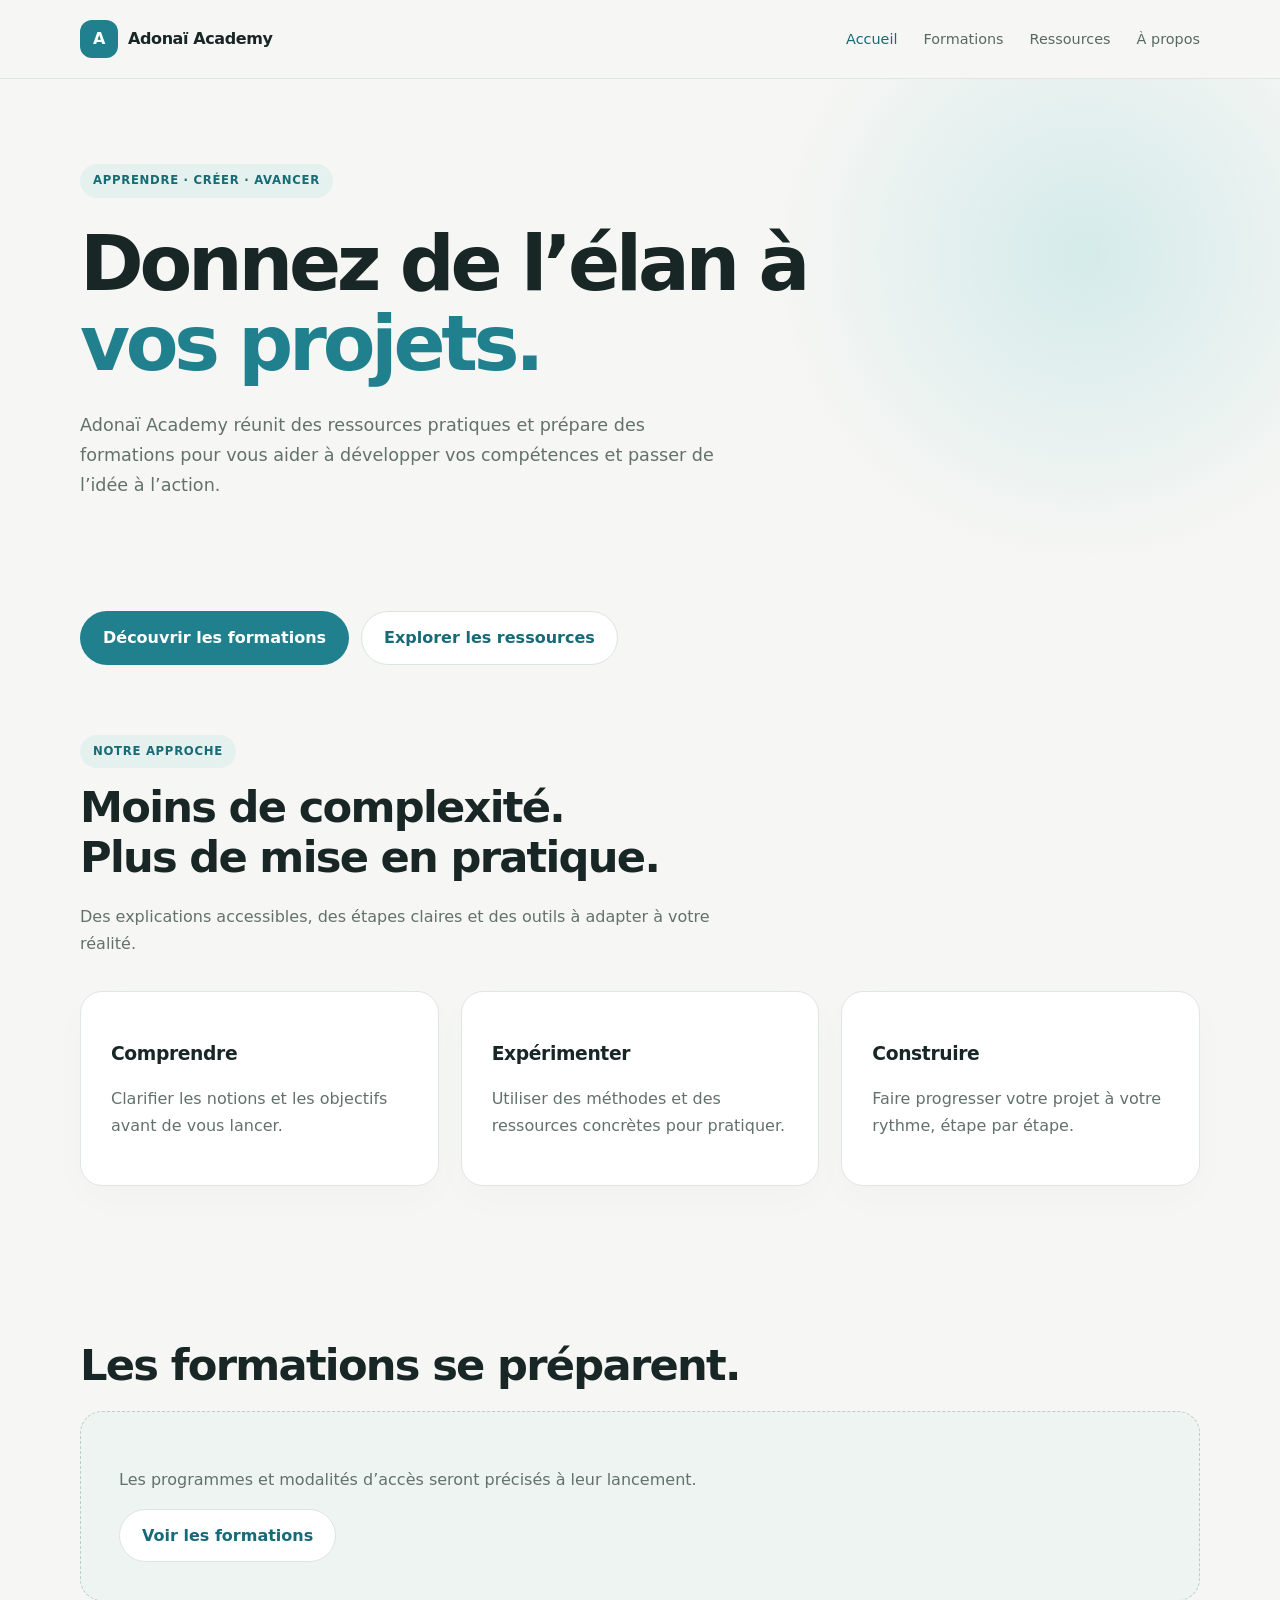
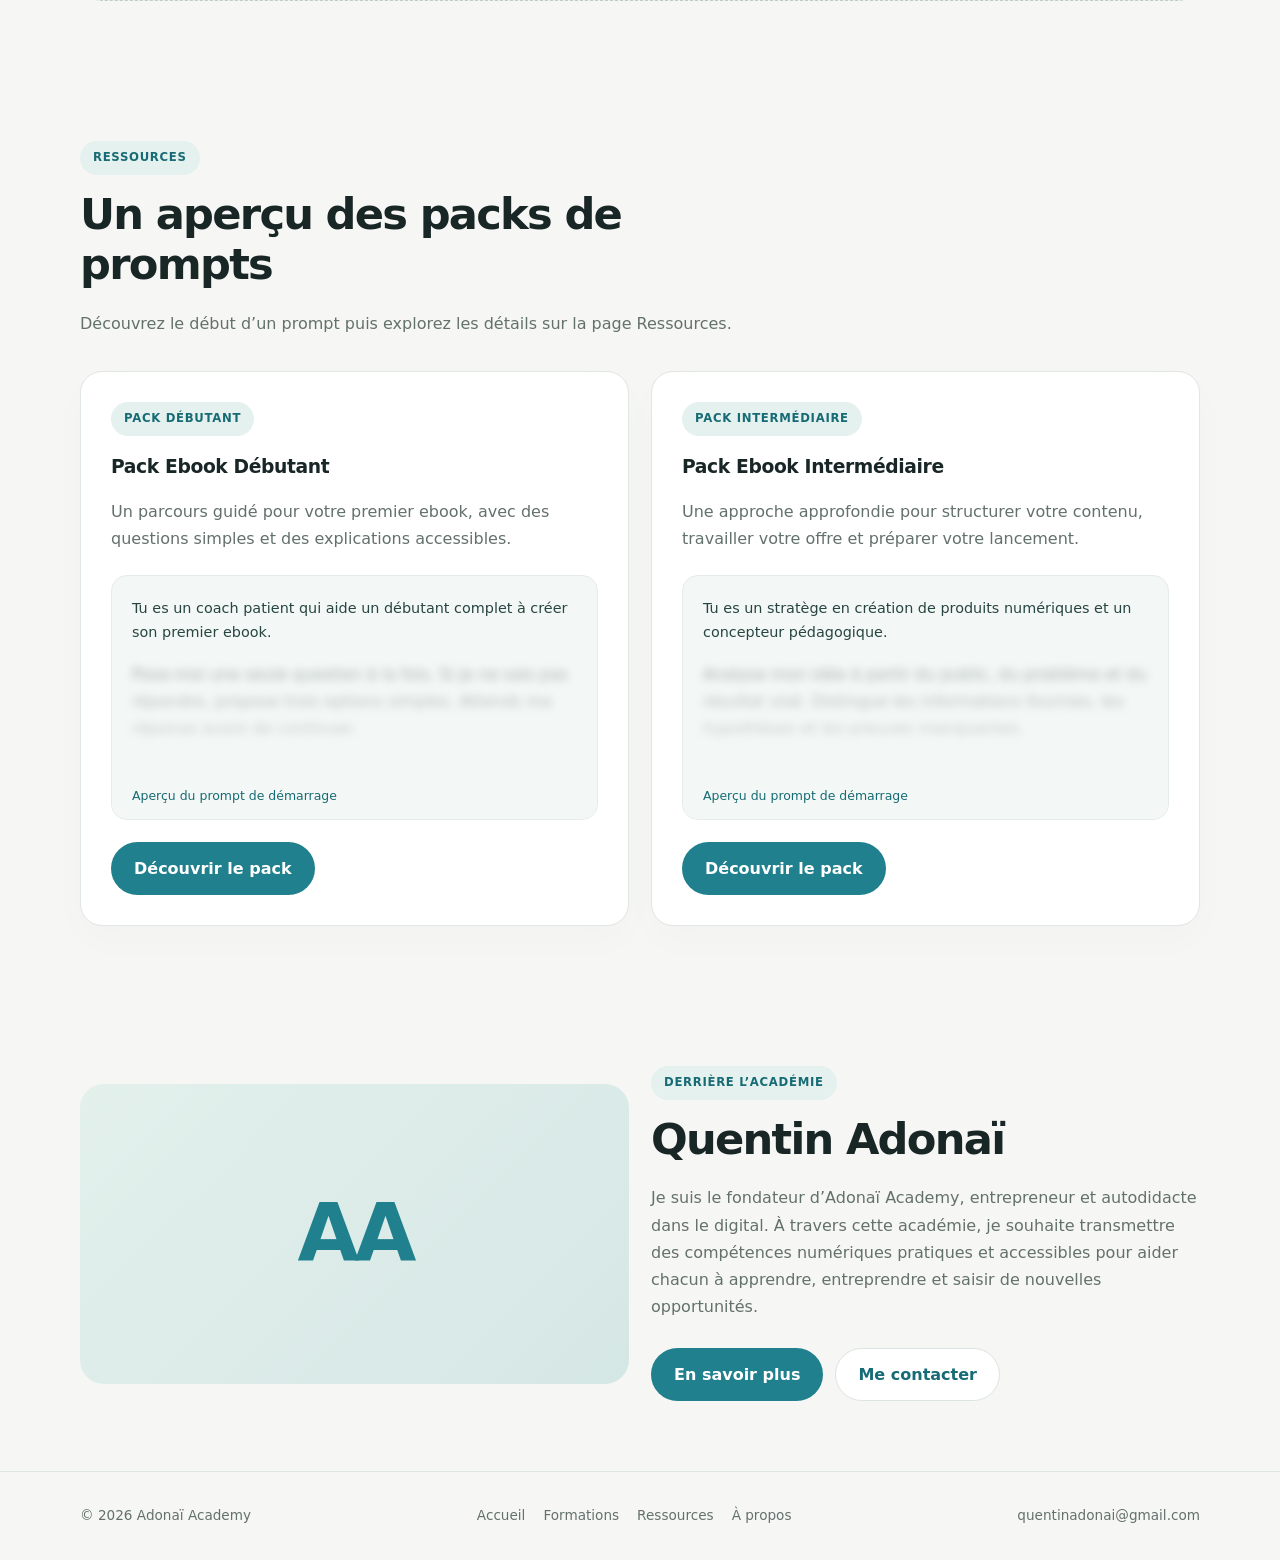
<file: index.html>
<!DOCTYPE html><html lang="fr"><head><meta charset="UTF-8"><meta name="viewport" content="width=device-width,initial-scale=1"><title>Accueil — Adonaï Academy</title><meta name="description" content="Formations, ebooks et ressources pratiques pour apprendre et créer avec Adonaï Academy."><link rel="stylesheet" href="styles.css"></head><body><header><div class="wrap nav"><a class="brand" href="index.html"><span class="logo" aria-hidden="true">A</span>Adonaï Academy</a><nav class="links" aria-label="Navigation principale"><a href="index.html" aria-current="page">Accueil</a><a href="formations.html">Formations</a><a href="ressources.html">Ressources</a><a href="a-propos.html">À propos</a></nav><button class="menu" aria-label="Ouvrir le menu" aria-expanded="false" aria-controls="mobile-nav">☰</button></div><nav class="mobile" id="mobile-nav" aria-label="Navigation mobile" hidden><a href="index.html" aria-current="page">Accueil</a><a href="formations.html">Formations</a><a href="ressources.html">Ressources</a><a href="a-propos.html">À propos</a></nav></header><main><section class="hero"><div class="wrap"><span class="tag">Apprendre · Créer · Avancer</span><h1>Donnez de l’élan à <em>vos projets.</em></h1><p class="lead">Adonaï Academy réunit des ressources pratiques et prépare des formations pour vous aider à développer vos compétences et passer de l’idée à l’action.</p></div></section><div class="wrap actions"><a class="btn" href="formations.html">Découvrir les formations</a><a class="btn alt" href="ressources.html">Explorer les ressources</a></div><section><div class="wrap"><div class="intro reveal"><span class="tag">Notre approche</span><h2>Moins de complexité.<br>Plus de mise en pratique.</h2><p>Des explications accessibles, des étapes claires et des outils à adapter à votre réalité.</p></div><div class="grid three"><article class="card reveal"><h3>Comprendre</h3><p>Clarifier les notions et les objectifs avant de vous lancer.</p></article><article class="card reveal"><h3>Expérimenter</h3><p>Utiliser des méthodes et des ressources concrètes pour pratiquer.</p></article><article class="card reveal"><h3>Construire</h3><p>Faire progresser votre projet à votre rythme, étape par étape.</p></article></div></div></section><section><div class="wrap"><h2>Les formations se préparent.</h2><div class="empty reveal"><p>Les programmes et modalités d’accès seront précisés à leur lancement.</p><a class="btn alt" href="formations.html">Voir les formations</a></div></div></section><section><div class="wrap"><div class="intro"><span class="tag">Ressources</span><h2>Un aperçu des packs de prompts</h2><p>Découvrez le début d’un prompt puis explorez les détails sur la page Ressources.</p></div><div class="grid"><article class="card reveal"><span class="tag">Pack Débutant</span><h3>Pack Ebook Débutant</h3><p>Un parcours guidé pour votre premier ebook, avec des questions simples et des explications accessibles.</p><div class="preview"><div class="start">Tu es un coach patient qui aide un débutant complet à créer son premier ebook.</div><p class="blur" aria-hidden="true">Pose-moi une seule question à la fois. Si je ne sais pas répondre, propose trois options simples. Attends ma réponse avant de continuer.</p><span class="preview-label">Aperçu du prompt de démarrage</span></div><a class="btn" href="ressources.html#pack-debutant">Découvrir le pack</a></article><article class="card reveal"><span class="tag">Pack Intermédiaire</span><h3>Pack Ebook Intermédiaire</h3><p>Une approche approfondie pour structurer votre contenu, travailler votre offre et préparer votre lancement.</p><div class="preview"><div class="start">Tu es un stratège en création de produits numériques et un concepteur pédagogique.</div><p class="blur" aria-hidden="true">Analyse mon idée à partir du public, du problème et du résultat visé. Distingue les informations fournies, les hypothèses et les preuves manquantes.</p><span class="preview-label">Aperçu du prompt de démarrage</span></div><a class="btn" href="ressources.html#pack-intermediaire">Découvrir le pack</a></article></div></div></section><section><div class="wrap grid profile"><div class="portrait reveal" aria-label="Monogramme Adonaï Academy">AA</div><div class="reveal"><span class="tag">Derrière l’académie</span><h2>Quentin Adonaï</h2><p>Je suis le fondateur d’Adonaï Academy, entrepreneur et autodidacte dans le digital. À travers cette académie, je souhaite transmettre des compétences numériques pratiques et accessibles pour aider chacun à apprendre, entreprendre et saisir de nouvelles opportunités.</p><div class="actions"><a class="btn" href="a-propos.html">En savoir plus</a><a class="btn alt" href="https://wa.me/22953538609" target="_blank" rel="noopener noreferrer" aria-label="Me contacter sur WhatsApp (nouvel onglet)">Me contacter</a></div></div></div></section></main><footer><div class="wrap foot"><span>© 2026 Adonaï Academy</span><nav aria-label="Navigation de pied de page"><a href="index.html" aria-current="page">Accueil</a><a href="formations.html">Formations</a><a href="ressources.html">Ressources</a><a href="a-propos.html">À propos</a></nav><a href="mailto:quentinadonai@gmail.com">quentinadonai@gmail.com</a></div></footer><script src="script.js" defer></script></body></html>
</file>
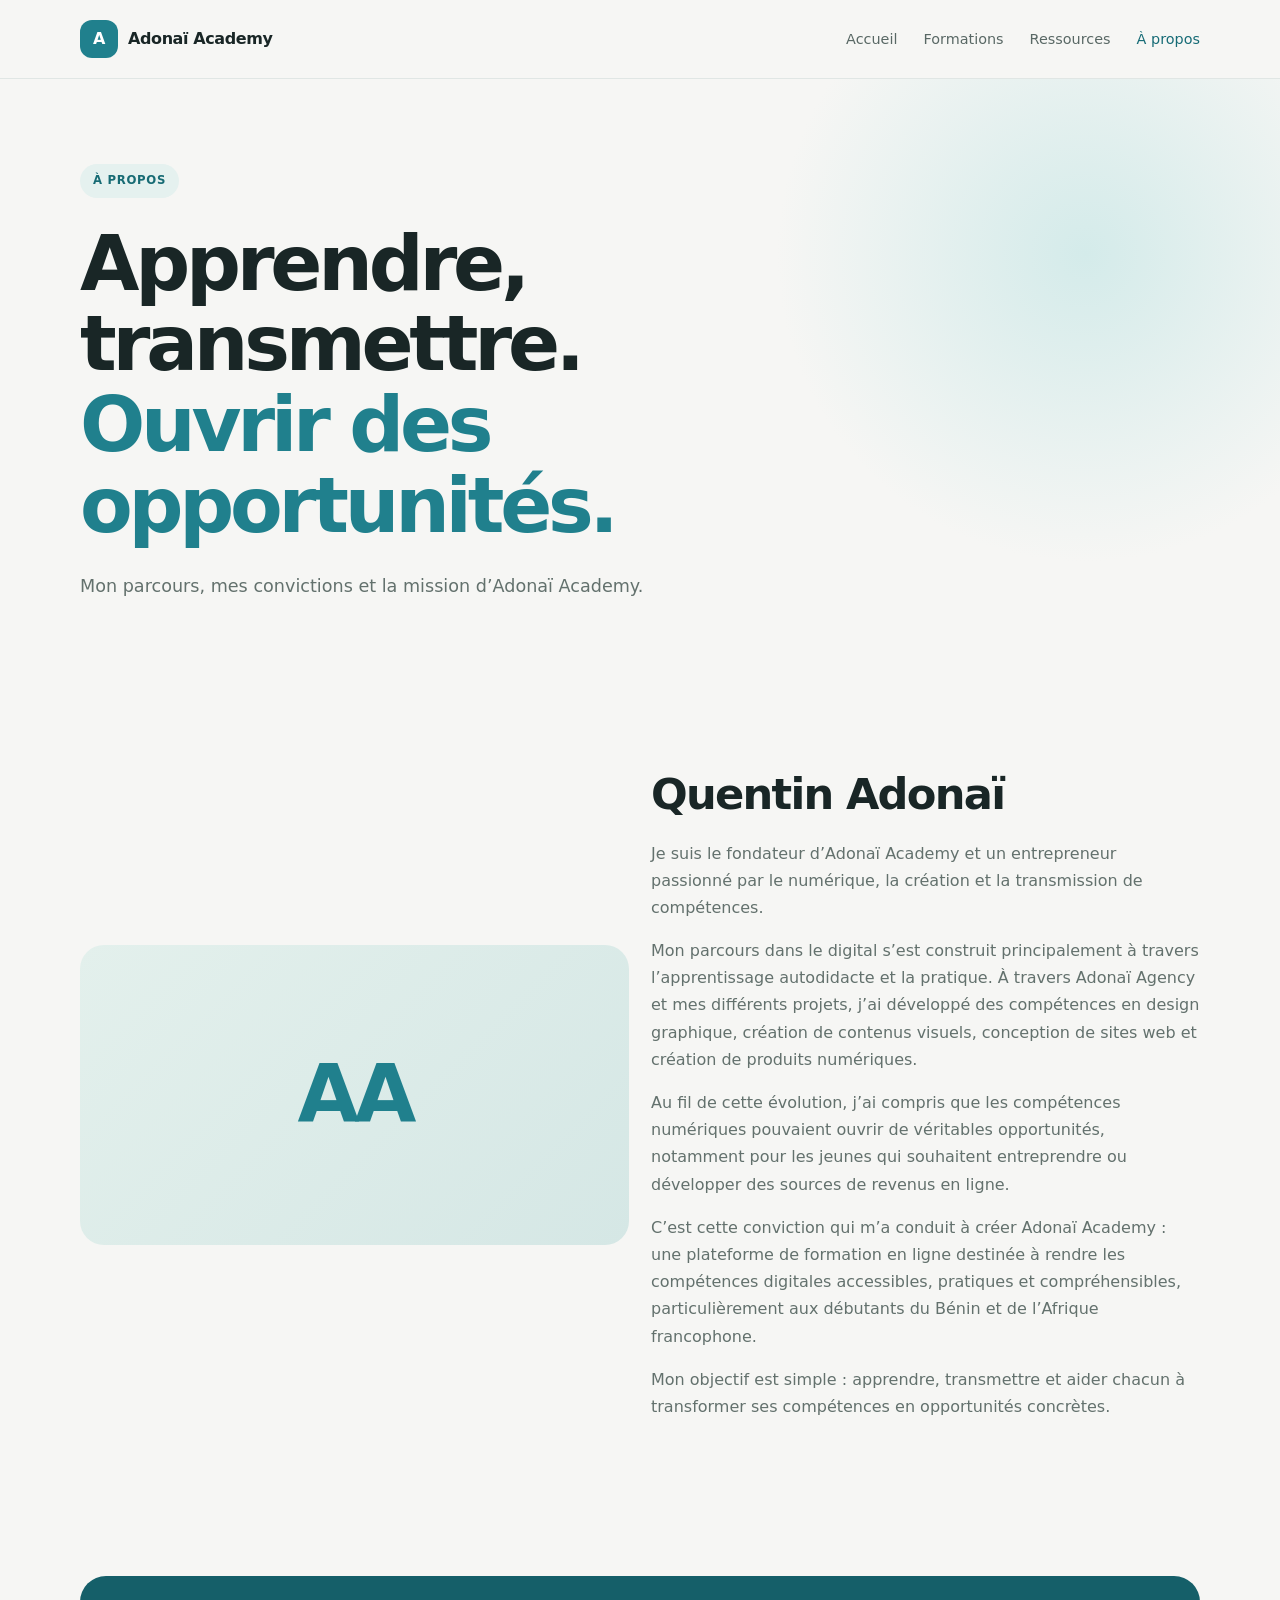
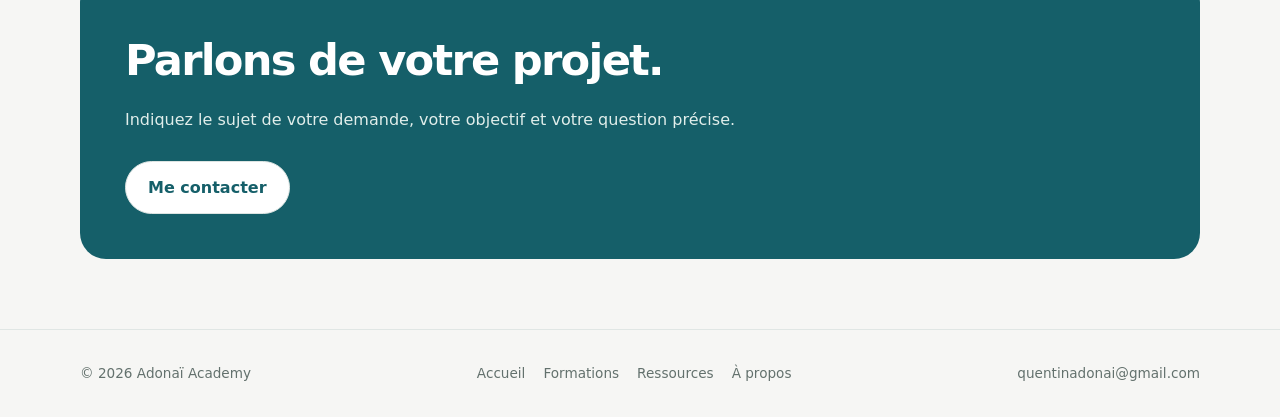
<file: a-propos.html>
<!DOCTYPE html><html lang="fr"><head><meta charset="UTF-8"><meta name="viewport" content="width=device-width,initial-scale=1"><title>À propos — Adonaï Academy</title><meta name="description" content="Formations, ebooks et ressources pratiques pour apprendre et créer avec Adonaï Academy."><link rel="stylesheet" href="styles.css"></head><body><header><div class="wrap nav"><a class="brand" href="index.html"><span class="logo" aria-hidden="true">A</span>Adonaï Academy</a><nav class="links" aria-label="Navigation principale"><a href="index.html">Accueil</a><a href="formations.html">Formations</a><a href="ressources.html">Ressources</a><a href="a-propos.html" aria-current="page">À propos</a></nav><button class="menu" aria-label="Ouvrir le menu" aria-expanded="false" aria-controls="mobile-nav">☰</button></div><nav class="mobile" id="mobile-nav" aria-label="Navigation mobile" hidden><a href="index.html">Accueil</a><a href="formations.html">Formations</a><a href="ressources.html">Ressources</a><a href="a-propos.html" aria-current="page">À propos</a></nav></header><main><section class="hero"><div class="wrap"><span class="tag">À propos</span><h1>Apprendre, transmettre.<br><em>Ouvrir des opportunités.</em></h1><p class="lead">Mon parcours, mes convictions et la mission d’Adonaï Academy.</p></div></section><section><div class="wrap grid profile"><div class="portrait reveal" aria-label="Monogramme Adonaï Academy">AA</div><div class="reveal"><h2>Quentin Adonaï</h2><p>Je suis le fondateur d’Adonaï Academy et un entrepreneur passionné par le numérique, la création et la transmission de compétences.</p><p>Mon parcours dans le digital s’est construit principalement à travers l’apprentissage autodidacte et la pratique. À travers Adonaï Agency et mes différents projets, j’ai développé des compétences en design graphique, création de contenus visuels, conception de sites web et création de produits numériques.</p><p>Au fil de cette évolution, j’ai compris que les compétences numériques pouvaient ouvrir de véritables opportunités, notamment pour les jeunes qui souhaitent entreprendre ou développer des sources de revenus en ligne.</p><p>C’est cette conviction qui m’a conduit à créer Adonaï Academy : une plateforme de formation en ligne destinée à rendre les compétences digitales accessibles, pratiques et compréhensibles, particulièrement aux débutants du Bénin et de l’Afrique francophone.</p><p>Mon objectif est simple : apprendre, transmettre et aider chacun à transformer ses compétences en opportunités concrètes.</p></div></div></section><section><div class="wrap"><div class="cta reveal"><h2>Parlons de votre projet.</h2><p>Indiquez le sujet de votre demande, votre objectif et votre question précise.</p><div class="actions"><a class="btn alt" href="https://wa.me/22953538609" target="_blank" rel="noopener noreferrer" aria-label="Me contacter sur WhatsApp (nouvel onglet)">Me contacter</a></div></div></div></section></main><footer><div class="wrap foot"><span>© 2026 Adonaï Academy</span><nav aria-label="Navigation de pied de page"><a href="index.html">Accueil</a><a href="formations.html">Formations</a><a href="ressources.html">Ressources</a><a href="a-propos.html" aria-current="page">À propos</a></nav><a href="mailto:quentinadonai@gmail.com">quentinadonai@gmail.com</a></div></footer><script src="script.js" defer></script></body></html>
</file>
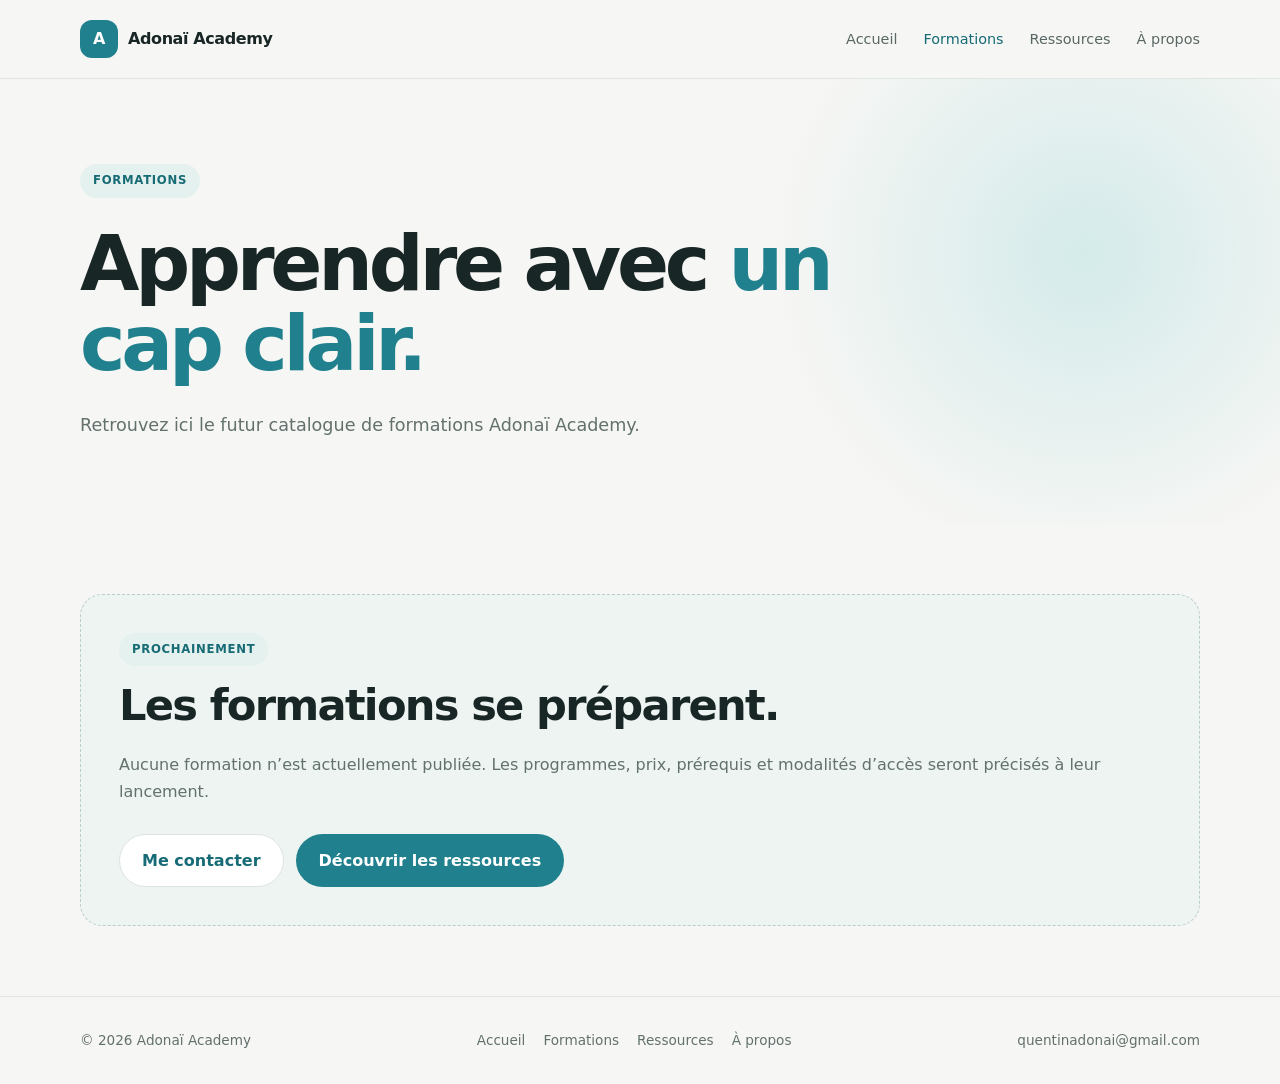
<file: formations.html>
<!DOCTYPE html><html lang="fr"><head><meta charset="UTF-8"><meta name="viewport" content="width=device-width,initial-scale=1"><title>Formations — Adonaï Academy</title><meta name="description" content="Formations, ebooks et ressources pratiques pour apprendre et créer avec Adonaï Academy."><link rel="stylesheet" href="styles.css"></head><body><header><div class="wrap nav"><a class="brand" href="index.html"><span class="logo" aria-hidden="true">A</span>Adonaï Academy</a><nav class="links" aria-label="Navigation principale"><a href="index.html">Accueil</a><a href="formations.html" aria-current="page">Formations</a><a href="ressources.html">Ressources</a><a href="a-propos.html">À propos</a></nav><button class="menu" aria-label="Ouvrir le menu" aria-expanded="false" aria-controls="mobile-nav">☰</button></div><nav class="mobile" id="mobile-nav" aria-label="Navigation mobile" hidden><a href="index.html">Accueil</a><a href="formations.html" aria-current="page">Formations</a><a href="ressources.html">Ressources</a><a href="a-propos.html">À propos</a></nav></header><main><section class="hero"><div class="wrap"><span class="tag">Formations</span><h1>Apprendre avec <em>un cap clair.</em></h1><p class="lead">Retrouvez ici le futur catalogue de formations Adonaï Academy.</p></div></section><section><div class="wrap"><div class="empty reveal"><span class="tag">Prochainement</span><h2>Les formations se préparent.</h2><p>Aucune formation n’est actuellement publiée. Les programmes, prix, prérequis et modalités d’accès seront précisés à leur lancement.</p><div class="actions"><a class="btn alt" href="https://wa.me/22953538609" target="_blank" rel="noopener noreferrer" aria-label="Me contacter sur WhatsApp (nouvel onglet)">Me contacter</a><a class="btn" href="ressources.html">Découvrir les ressources</a></div></div></div></section></main><footer><div class="wrap foot"><span>© 2026 Adonaï Academy</span><nav aria-label="Navigation de pied de page"><a href="index.html">Accueil</a><a href="formations.html" aria-current="page">Formations</a><a href="ressources.html">Ressources</a><a href="a-propos.html">À propos</a></nav><a href="mailto:quentinadonai@gmail.com">quentinadonai@gmail.com</a></div></footer><script src="script.js" defer></script></body></html>
</file>
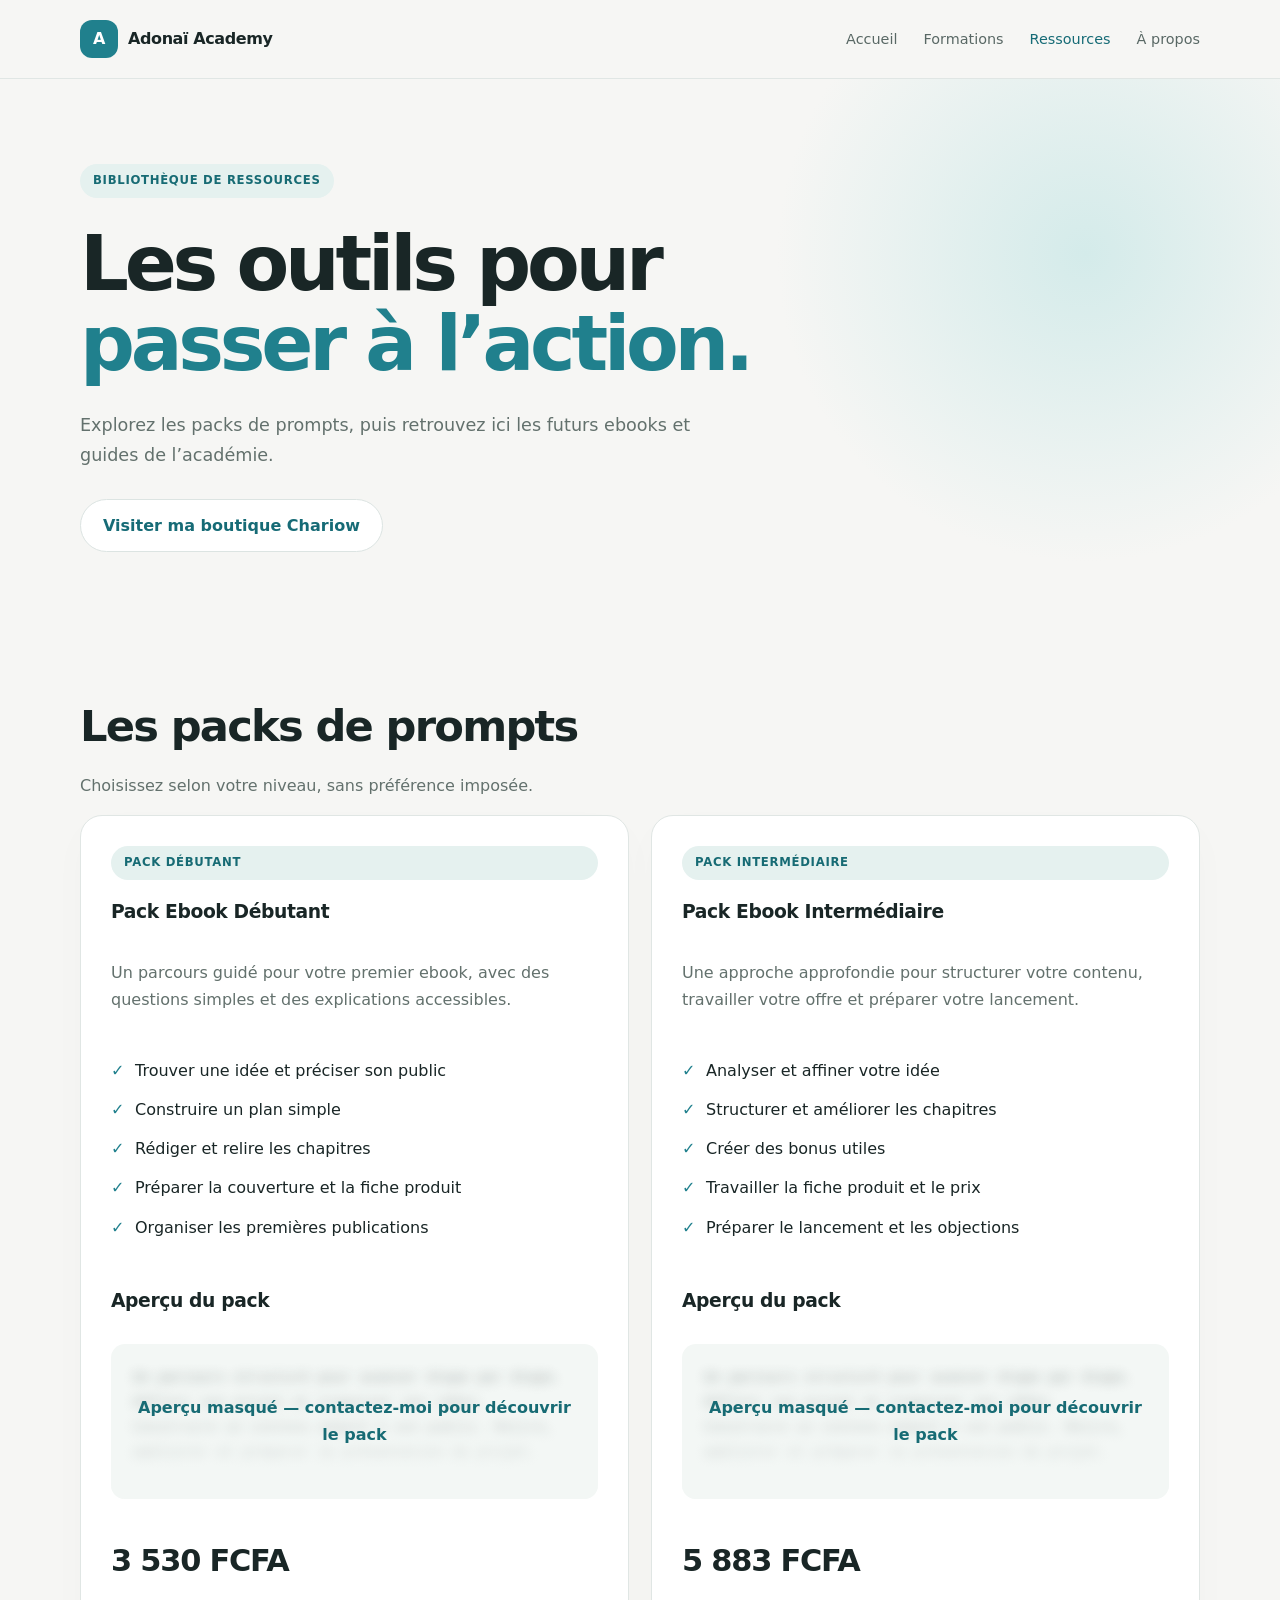
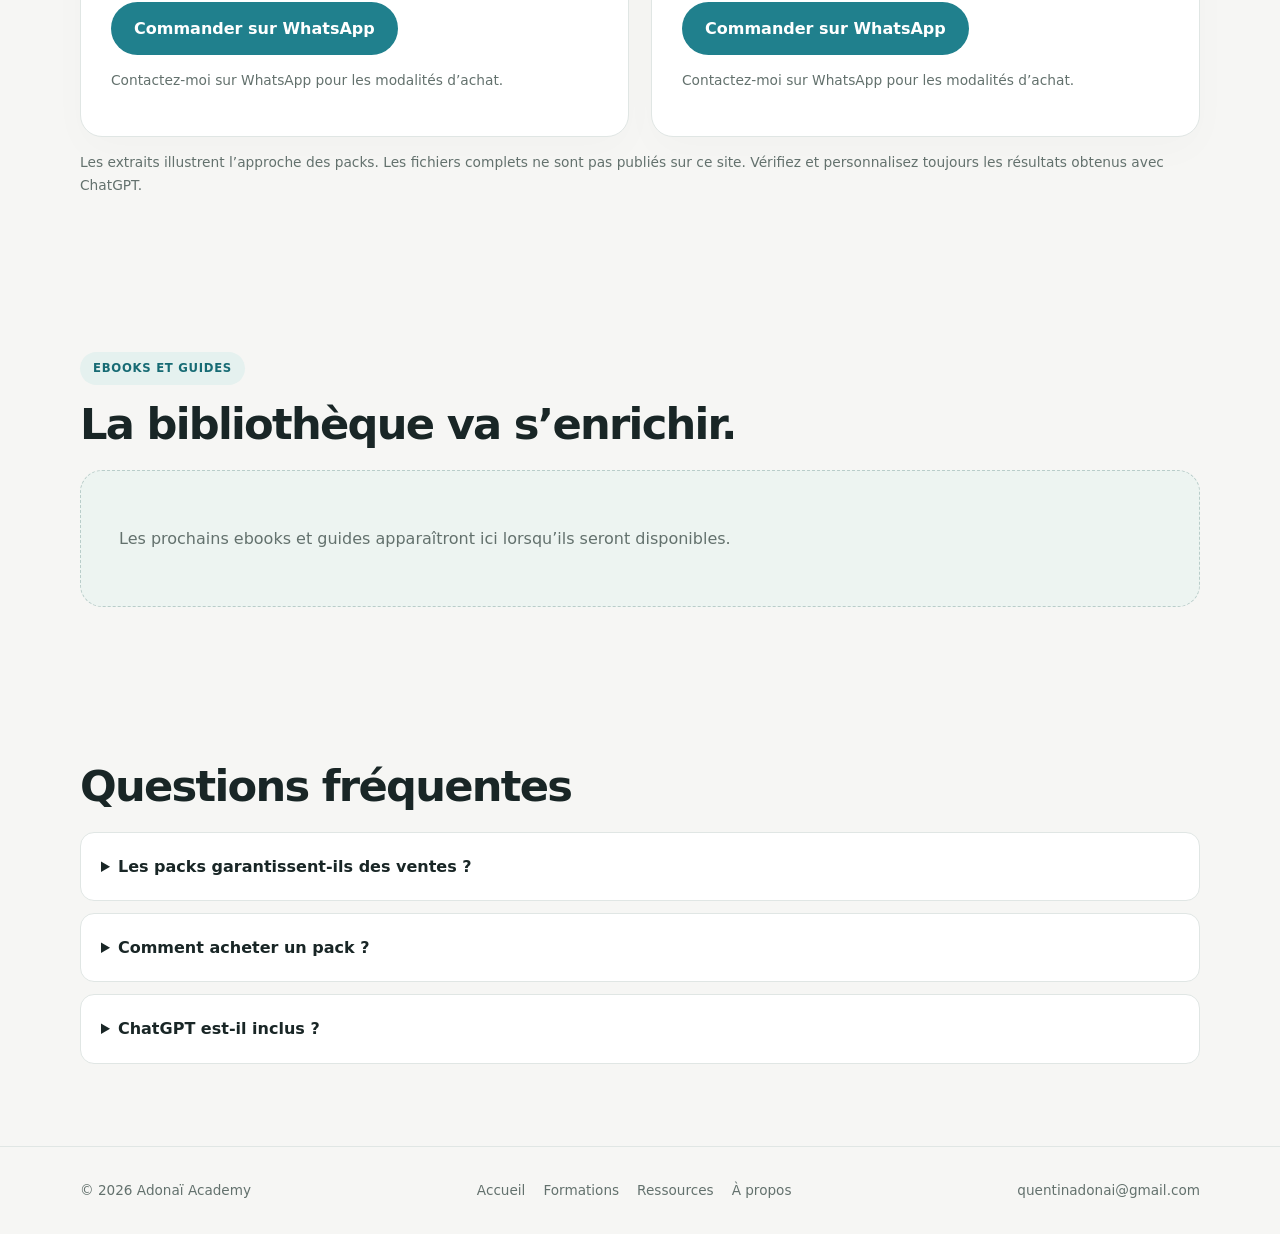
<file: ressources.html>
<!DOCTYPE html><html lang="fr"><head><meta charset="UTF-8"><meta name="viewport" content="width=device-width,initial-scale=1"><title>Ressources — Adonaï Academy</title><meta name="description" content="Formations, ebooks et ressources pratiques pour apprendre et créer avec Adonaï Academy."><link rel="stylesheet" href="styles.css"></head><body><header><div class="wrap nav"><a class="brand" href="index.html"><span class="logo" aria-hidden="true">A</span>Adonaï Academy</a><nav class="links" aria-label="Navigation principale"><a href="index.html">Accueil</a><a href="formations.html">Formations</a><a href="ressources.html" aria-current="page">Ressources</a><a href="a-propos.html">À propos</a></nav><button class="menu" aria-label="Ouvrir le menu" aria-expanded="false" aria-controls="mobile-nav">☰</button></div><nav class="mobile" id="mobile-nav" aria-label="Navigation mobile" hidden><a href="index.html">Accueil</a><a href="formations.html">Formations</a><a href="ressources.html" aria-current="page">Ressources</a><a href="a-propos.html">À propos</a></nav></header><main><section class="hero"><div class="wrap"><span class="tag">Bibliothèque de ressources</span><h1>Les outils pour <em>passer à l’action.</em></h1><p class="lead">Explorez les packs de prompts, puis retrouvez ici les futurs ebooks et guides de l’académie.</p></div></section><section><div class="wrap"><h2>Les packs de prompts</h2><p>Choisissez selon votre niveau, sans préférence imposée.</p><div class="grid"><article class="card pack reveal" id="pack-debutant"><span class="tag">Pack Débutant</span><h3>Pack Ebook Débutant</h3><p>Un parcours guidé pour votre premier ebook, avec des questions simples et des explications accessibles.</p><ul class="features"><li>Trouver une idée et préciser son public</li><li>Construire un plan simple</li><li>Rédiger et relire les chapitres</li><li>Préparer la couverture et la fiche produit</li><li>Organiser les premières publications</li></ul><h3>Extrait du prompt de démarrage</h3><div class="excerpt">Tu es un coach patient qui aide un débutant complet à créer son premier ebook.

Pose-moi une seule question à la fois. Si je ne sais pas répondre, propose trois options simples. Attends ma réponse avant de continuer.</div><div class="purchase"><div class="price">3 530 FCFA</div><a class="btn" href="mailto:quentinadonai@gmail.com?subject=Informations%20pack%20debutant">Me renseigner sur ce pack</a><p class="note">Lien d’achat Chariow à venir.</p></div></article><article class="card pack reveal" id="pack-intermediaire"><span class="tag">Pack Intermédiaire</span><h3>Pack Ebook Intermédiaire</h3><p>Une approche approfondie pour structurer votre contenu, travailler votre offre et préparer votre lancement.</p><ul class="features"><li>Analyser et affiner votre idée</li><li>Structurer et améliorer les chapitres</li><li>Créer des bonus utiles</li><li>Travailler la fiche produit et le prix</li><li>Préparer le lancement et les objections</li></ul><h3>Extrait du prompt de démarrage</h3><div class="excerpt">Tu es un stratège en création de produits numériques et un concepteur pédagogique.

Analyse mon idée à partir du public, du problème et du résultat visé. Distingue les informations fournies, les hypothèses et les preuves manquantes.</div><div class="purchase"><div class="price">5 883 FCFA</div><a class="btn" href="mailto:quentinadonai@gmail.com?subject=Informations%20pack%20intermediaire">Me renseigner sur ce pack</a><p class="note">Lien d’achat Chariow à venir.</p></div></article></div><p class="note">Les extraits illustrent l’approche des packs. Les fichiers complets ne sont pas publiés sur ce site. Vérifiez et personnalisez toujours les résultats obtenus avec ChatGPT.</p></div></section><section><div class="wrap"><span class="tag">Ebooks et guides</span><h2>La bibliothèque va s’enrichir.</h2><div class="empty"><p>Les prochains ebooks et guides apparaîtront ici lorsqu’ils seront disponibles.</p></div></div></section><section><div class="wrap"><h2>Questions fréquentes</h2><details><summary>Les packs garantissent-ils des ventes ?</summary><p>Non. Ils structurent votre travail, sans garantir un contenu sans erreur ni des résultats commerciaux.</p></details><details><summary>Comment acheter un pack ?</summary><p>Les liens Chariow seront ajoutés après publication des produits. En attendant, contactez-nous pour obtenir des informations.</p></details><details><summary>ChatGPT est-il inclus ?</summary><p>Non. L’accès à ChatGPT est distinct des packs.</p></details></div></section></main><footer><div class="wrap foot"><span>© 2026 Adonaï Academy</span><nav aria-label="Navigation de pied de page"><a href="index.html">Accueil</a><a href="formations.html">Formations</a><a href="ressources.html" aria-current="page">Ressources</a><a href="a-propos.html">À propos</a></nav><a href="mailto:quentinadonai@gmail.com">quentinadonai@gmail.com</a></div></footer><script src="script.js" defer></script></body></html>
</file>
<file: styles.css>
*{box-sizing:border-box}html{scroll-behavior:smooth;scroll-padding-top:95px}body{margin:0;background:#f6f6f4;color:#192626;font:16px/1.7 system-ui,-apple-system,sans-serif}a{color:inherit;text-decoration:none}button{font:inherit}.wrap{width:min(1120px,calc(100% - 36px));margin:auto}header{position:sticky;top:0;background:#f6f6f4ed;backdrop-filter:blur(16px);border-bottom:1px solid #e0e6e4;z-index:20}.nav{min-height:78px;display:flex;align-items:center;justify-content:space-between;gap:20px}.brand{font-weight:800;display:flex;gap:10px;align-items:center;letter-spacing:-.025em}.logo{display:grid;place-items:center;background:#20808d;color:white;border-radius:12px;width:38px;height:38px;flex-shrink:0}.links{display:flex;gap:26px;font-size:.9rem}.links a{color:#596865;padding:8px 0}.links a[aria-current],.links a:hover{color:#166b76}.btn{display:inline-flex;align-items:center;justify-content:center;text-align:center;min-height:48px;padding:12px 22px;border-radius:28px;background:#20808d;color:white;font-weight:650;border:1px solid transparent;transition:transform .25s,box-shadow .25s}.btn:hover{transform:translateY(-3px);box-shadow:0 9px 22px #20808d22}.btn.alt{background:white;color:#166b76;border-color:#dce4e2}.menu{display:none;background:white;border:1px solid #dce4e2;border-radius:12px;width:44px;height:44px;color:#192626}.mobile{padding:0 18px 18px}.mobile a{display:block;padding:12px}.mobile[hidden]{display:none}section{padding:70px 0}.hero{position:relative;overflow:hidden;padding:85px 0 65px}.hero:before{content:'';position:absolute;right:-130px;top:-150px;width:650px;height:650px;border-radius:50%;background:radial-gradient(circle,#d4ebea,transparent 67%);pointer-events:none;animation:float 12s ease-in-out infinite}.hero .wrap{position:relative}.tag{display:inline-block;border-radius:24px;padding:7px 13px;background:#e5f1ef;color:#176b74;font-size:.73rem;font-weight:700;letter-spacing:.06em;text-transform:uppercase}h1{font-size:clamp(2.4rem,6vw,4.8rem);line-height:1.05;letter-spacing:-.055em;max-width:850px;margin:26px 0}h1 em{font-style:normal;color:#20808d}h2{font-size:clamp(1.8rem,3.7vw,2.7rem);line-height:1.15;letter-spacing:-.04em;margin:15px 0 20px}h3{line-height:1.35;letter-spacing:-.02em}p{color:#63716d}.lead{max-width:660px;font-size:1.1rem}.actions{display:flex;flex-wrap:wrap;gap:12px;margin-top:28px}.grid{display:grid;grid-template-columns:repeat(2,minmax(0,1fr));gap:22px}.three{grid-template-columns:repeat(3,minmax(0,1fr))}.card{min-width:0;background:white;border:1px solid #e0e6e4;border-radius:22px;padding:30px;box-shadow:0 14px 40px #17233305;transition:box-shadow .25s,translate .25s}.card:hover{translate:0 -4px;box-shadow:0 18px 44px #1723330b}.intro{max-width:690px;margin-bottom:34px}.preview{height:245px;overflow:hidden;position:relative;background:#f3f7f5;border:1px solid #e5ebe8;border-radius:16px;padding:20px;margin:22px 0}.start{font-size:.9rem;color:#274541}.blur{filter:blur(4px);opacity:.55;user-select:none;pointer-events:none}.preview:after{content:'';position:absolute;inset:90px 0 0;background:linear-gradient(transparent,#f3f7f5 95%);pointer-events:none}.preview-label{position:absolute;bottom:12px;left:20px;z-index:1;font-size:.78rem;color:#176b74}.portrait{min-height:300px;display:flex;align-items:center;justify-content:center;border-radius:24px;background:linear-gradient(135deg,#e3f0ec,#d5e7e5);color:#20808d;font-size:5rem;font-weight:800;letter-spacing:-.06em}.profile{align-items:center}.price{font-size:1.9rem;font-weight:800;margin:24px 0 16px;letter-spacing:-.04em;white-space:nowrap}.features{padding:0;list-style:none}.features li{position:relative;padding-left:24px;margin:12px 0}.features li:before{content:'✓';position:absolute;left:0;color:#20808d}.excerpt{white-space:pre-wrap;background:#f3f7f5;padding:18px;border-radius:14px;font:.86rem/1.8 ui-monospace,monospace;overflow-wrap:anywhere}.note{font-size:.86rem;color:#63716d}.pack{display:flex;flex-direction:column;scroll-margin-top:100px}.purchase{margin-top:auto}.cta{background:#155f69;border-radius:26px;padding:45px;color:white}.cta p{color:#e1eeeb}.cta .btn{background:white;color:#155f69}.empty{padding:38px;border:1px dashed #b9cdca;border-radius:22px;background:#edf4f1}details{background:white;border:1px solid #e0e6e4;border-radius:14px;margin:12px 0;padding:20px}summary{cursor:pointer;font-weight:650}footer{padding:32px 0;border-top:1px solid #e0e6e4;color:#63716d;font-size:.85rem}.foot{display:flex;justify-content:space-between;gap:20px;flex-wrap:wrap}.foot nav{display:flex;flex-wrap:wrap;gap:18px}a:focus-visible,button:focus-visible,summary:focus-visible{outline:3px solid #20808d;outline-offset:5px}.motion .reveal{opacity:0;transform:translateY(20px);transition:opacity .65s,transform .65s;transition-delay:var(--delay,0ms)}.motion .reveal.visible{opacity:1;transform:none}@keyframes float{50%{transform:translate(-25px,20px)}}@media(max-width:850px){.links{display:none}.menu{display:block}.three{grid-template-columns:1fr}.hero{padding:55px 0}section{padding:48px 0}}@media(max-width:700px){.grid{grid-template-columns:1fr}.card{padding:23px}.actions{flex-direction:column}.actions .btn,.purchase .btn{width:100%}.portrait{min-height:200px;font-size:4rem}.cta{padding:28px 23px}.brand{font-size:.95rem}.foot{flex-direction:column}.empty{padding:24px}}@media(prefers-reduced-motion:reduce){html{scroll-behavior:auto}*,*:before,*:after{animation:none!important;transition:none!important}.motion .reveal{opacity:1;transform:none}}
</file>
